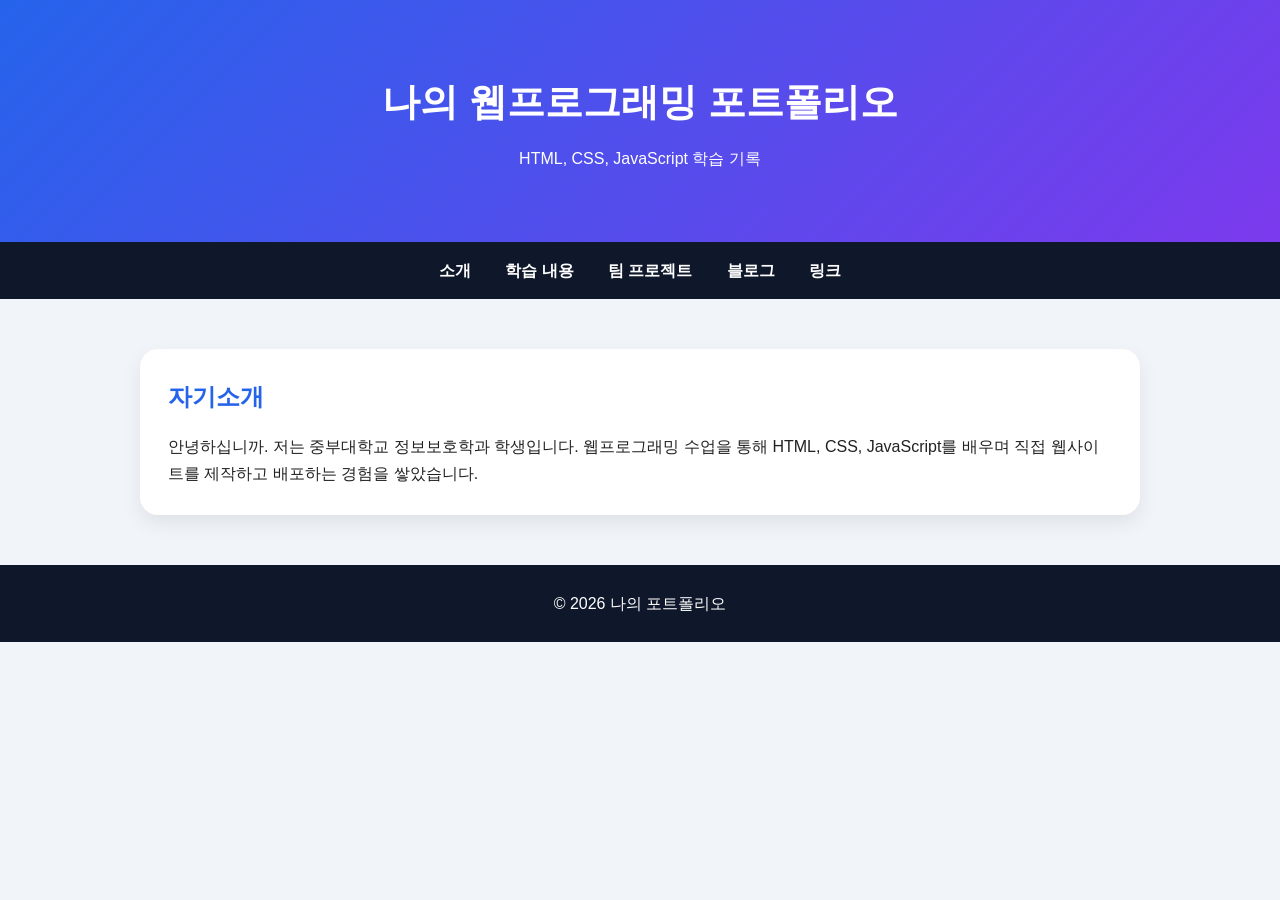
<file: index.html>
<!doctype html>
<html lang="ko">
  <head>
    <meta charset="UTF-8" />
    <title>나의 포트폴리오</title>
    <link rel="stylesheet" href="style.css" />
  </head>
  <body>
    <header>
      <h1 id="mainTitle">나의 웹프로그래밍 포트폴리오</h1>
      <p>HTML, CSS, JavaScript 학습 기록</p>
    </header>

    <nav>
      <a href="index.html">소개</a>
      <a href="study.html">학습 내용</a>
      <a href="project.html">팀 프로젝트</a>
      <a href="blog.html">블로그</a>
      <a href="links.html">링크</a>
    </nav>

    <main>
      <section class="card">
        <h2>자기소개</h2>
        <p>
          안녕하십니까. 저는 중부대학교 정보보호학과 학생입니다. 웹프로그래밍
          수업을 통해 HTML, CSS, JavaScript를 배우며 직접 웹사이트를 제작하고
          배포하는 경험을 쌓았습니다.
        </p>
      </section>
    </main>

    <footer>
      <p>© 2026 나의 포트폴리오</p>
    </footer>

    <script src="script.js"></script>
  </body>
</html>
</file>
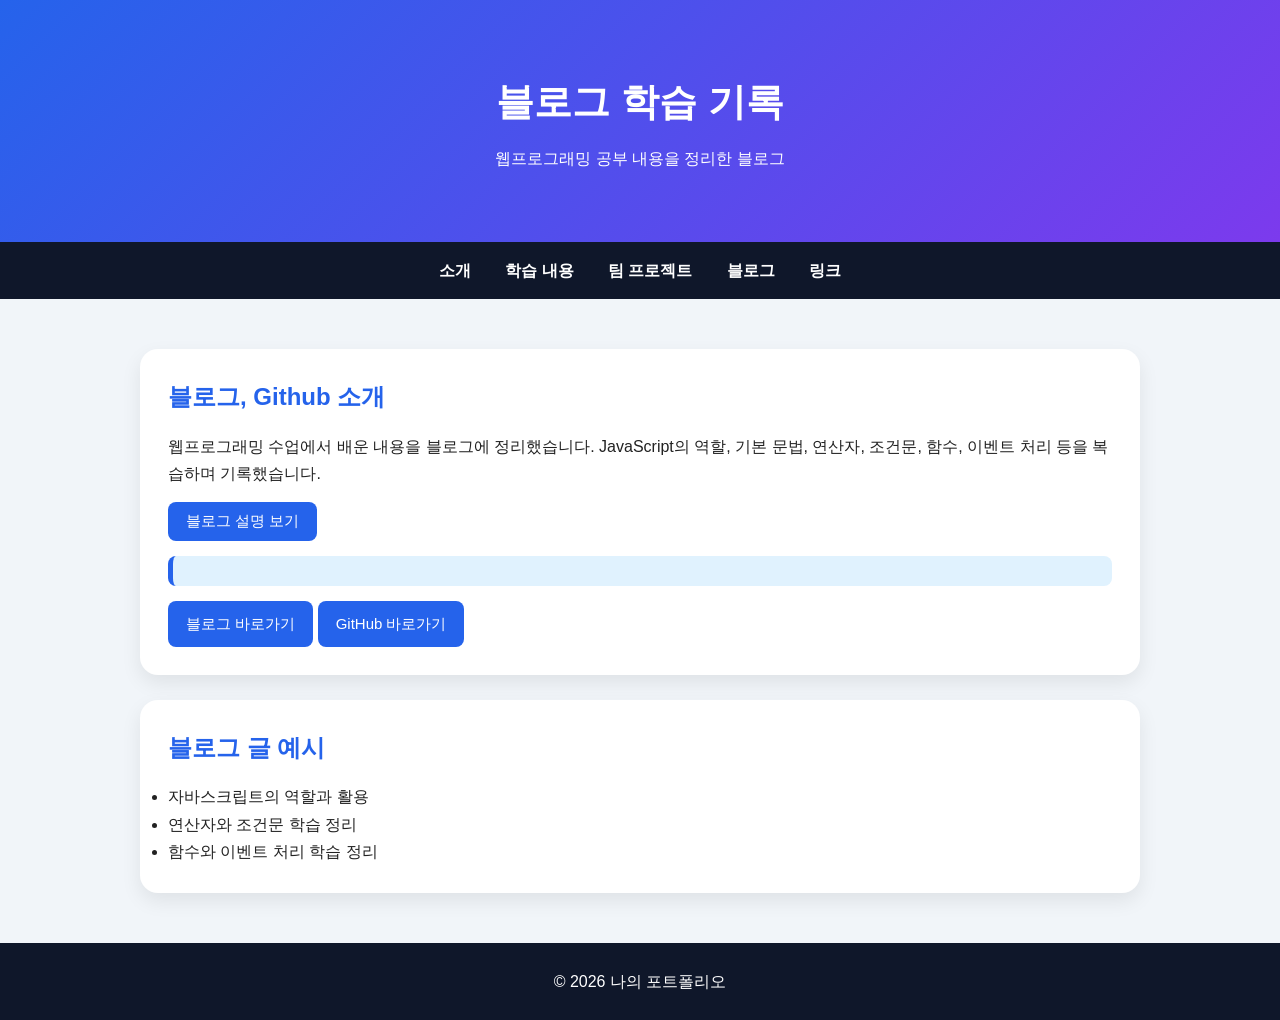
<file: blog.html>
<!doctype html>
<html lang="ko">
  <head>
    <meta charset="UTF-8" />
    <title>블로그</title>
    <link rel="stylesheet" href="style.css" />
  </head>
  <body>
    <header>
      <h1>블로그 학습 기록</h1>
      <p>웹프로그래밍 공부 내용을 정리한 블로그</p>
    </header>

    <nav>
      <a href="index.html">소개</a>
      <a href="study.html">학습 내용</a>
      <a href="project.html">팀 프로젝트</a>
      <a href="blog.html">블로그</a>
      <a href="links.html">링크</a>
    </nav>

    <main>
      <section class="card">
        <h2>블로그, Github 소개</h2>
        <p>
          웹프로그래밍 수업에서 배운 내용을 블로그에 정리했습니다. JavaScript의
          역할, 기본 문법, 연산자, 조건문, 함수, 이벤트 처리 등을 복습하며
          기록했습니다.
        </p>

        <button onclick="showBlog()">블로그 설명 보기</button>
        <p id="blogText" class="result"></p>

        <a
          class="linkBtn"
          href="https://jungbusg123.blogspot.com/"
          target="_blank"
        >
          블로그 바로가기
        </a>
        <a class="linkBtn" href="https://github.com/limjung418" target="_blank">
          GitHub 바로가기
        </a>
      </section>

      <section class="card">
        <h2>블로그 글 예시</h2>
        <ul>
          <li>자바스크립트의 역할과 활용</li>
          <li>연산자와 조건문 학습 정리</li>
          <li>함수와 이벤트 처리 학습 정리</li>
        </ul>
      </section>
    </main>

    <footer>
      <p>© 2026 나의 포트폴리오</p>
    </footer>

    <script src="script.js"></script>
  </body>
</html>
</file>
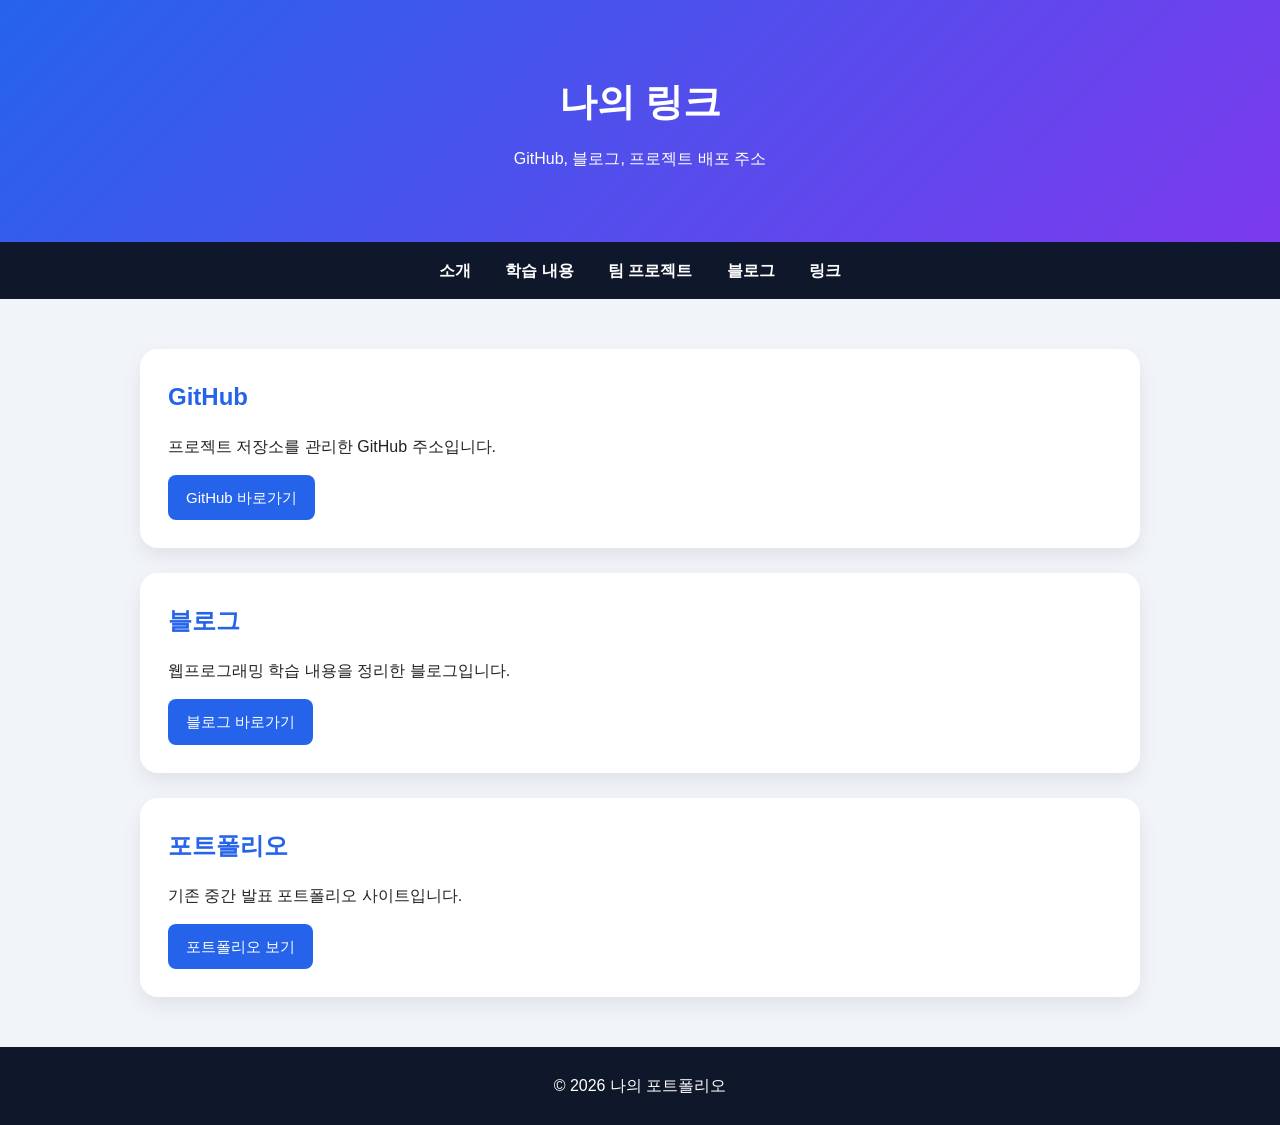
<file: links.html>
<!doctype html>
<html lang="ko">
  <head>
    <meta charset="UTF-8" />
    <title>링크</title>
    <link rel="stylesheet" href="style.css" />
  </head>
  <body>
    <header>
      <h1>나의 링크</h1>
      <p>GitHub, 블로그, 프로젝트 배포 주소</p>
    </header>

    <nav>
      <a href="index.html">소개</a>
      <a href="study.html">학습 내용</a>
      <a href="project.html">팀 프로젝트</a>
      <a href="blog.html">블로그</a>
      <a href="links.html">링크</a>
    </nav>

    <main>
      <section class="card">
        <h2>GitHub</h2>
        <p>프로젝트 저장소를 관리한 GitHub 주소입니다.</p>
        <a class="linkBtn" href="https://github.com/limjung418" target="_blank"
          >GitHub 바로가기</a
        >
      </section>

      <section class="card">
        <h2>블로그</h2>
        <p>웹프로그래밍 학습 내용을 정리한 블로그입니다.</p>
        <a
          class="linkBtn"
          href="https://jungbusg123.blogspot.com/"
          target="_blank"
          >블로그 바로가기</a
        >
      </section>

      <section class="card">
        <h2>포트폴리오</h2>
        <p>기존 중간 발표 포트폴리오 사이트입니다.</p>
        <a
          class="linkBtn"
          href="https://midterm-azure.vercel.app/"
          target="_blank"
        >
          포트폴리오 보기
        </a>
      </section>
    </main>

    <footer>
      <p>© 2026 나의 포트폴리오</p>
    </footer>
  </body>
</html>
</file>
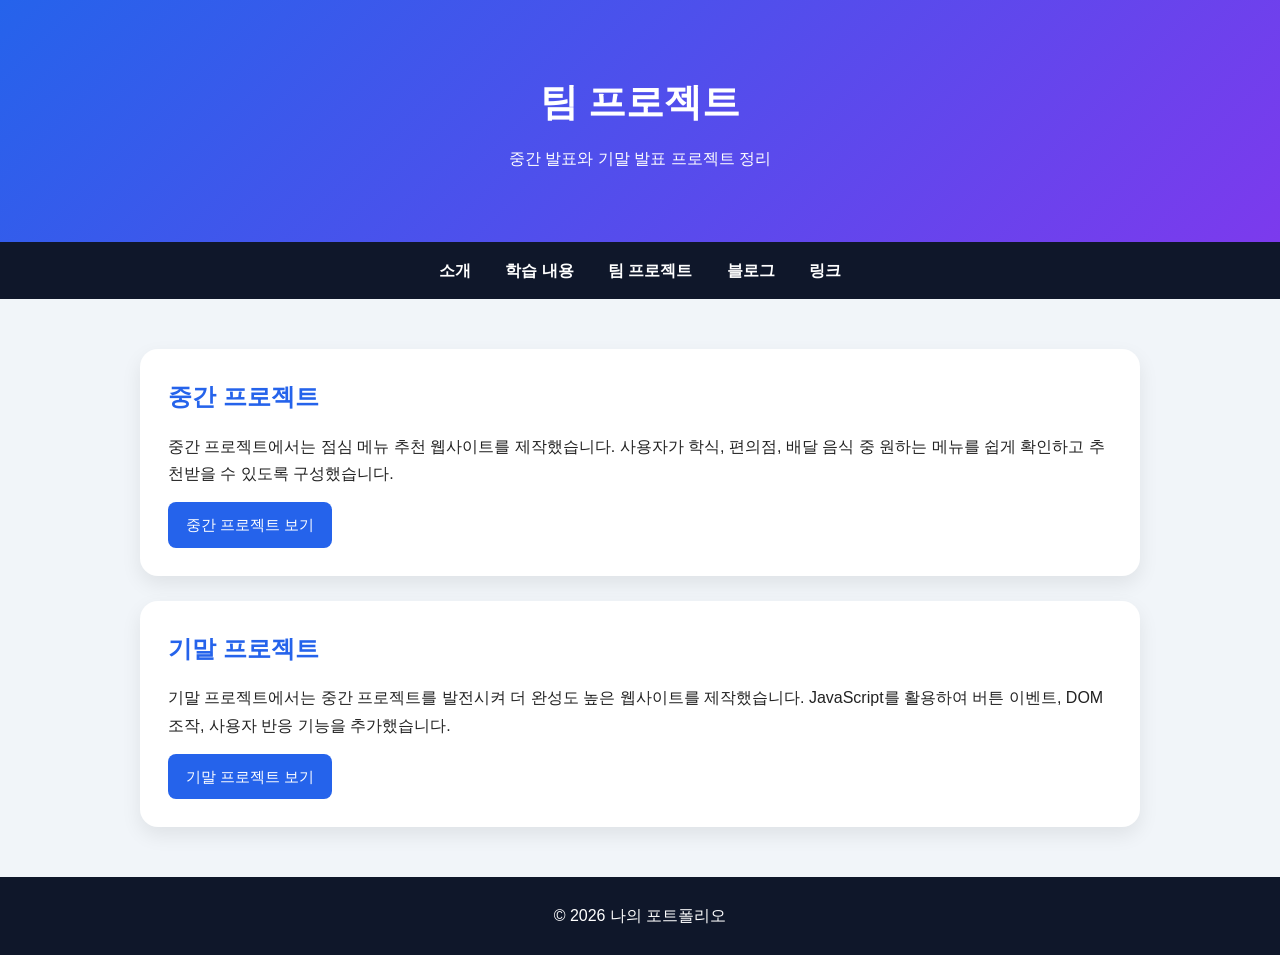
<file: project.html>
<!doctype html>
<html lang="ko">
  <head>
    <meta charset="UTF-8" />
    <title>팀 프로젝트</title>
    <link rel="stylesheet" href="style.css" />
  </head>
  <body>
    <header>
      <h1>팀 프로젝트</h1>
      <p>중간 발표와 기말 발표 프로젝트 정리</p>
    </header>

    <nav>
      <a href="index.html">소개</a>
      <a href="study.html">학습 내용</a>
      <a href="project.html">팀 프로젝트</a>
      <a href="blog.html">블로그</a>
      <a href="links.html">링크</a>
    </nav>

    <main>
      <section class="card">
        <h2>중간 프로젝트</h2>
        <p>
          중간 프로젝트에서는 점심 메뉴 추천 웹사이트를 제작했습니다. 사용자가
          학식, 편의점, 배달 음식 중 원하는 메뉴를 쉽게 확인하고 추천받을 수
          있도록 구성했습니다.
        </p>

        <a
          class="linkBtn"
          href="https://middle-project-plum.vercel.app/"
          target="_blank"
        >
          중간 프로젝트 보기
        </a>
      </section>

      <section class="card">
        <h2>기말 프로젝트</h2>
        <p>
          기말 프로젝트에서는 중간 프로젝트를 발전시켜 더 완성도 높은 웹사이트를
          제작했습니다. JavaScript를 활용하여 버튼 이벤트, DOM 조작, 사용자 반응
          기능을 추가했습니다.
        </p>

        <a
          class="linkBtn"
          href="https://final-omega-lac.vercel.app/"
          target="_blank"
        >
          기말 프로젝트 보기
        </a>
      </section>
    </main>

    <footer>
      <p>© 2026 나의 포트폴리오</p>
    </footer>

    <script src="script.js"></script>
  </body>
</html>
</file>
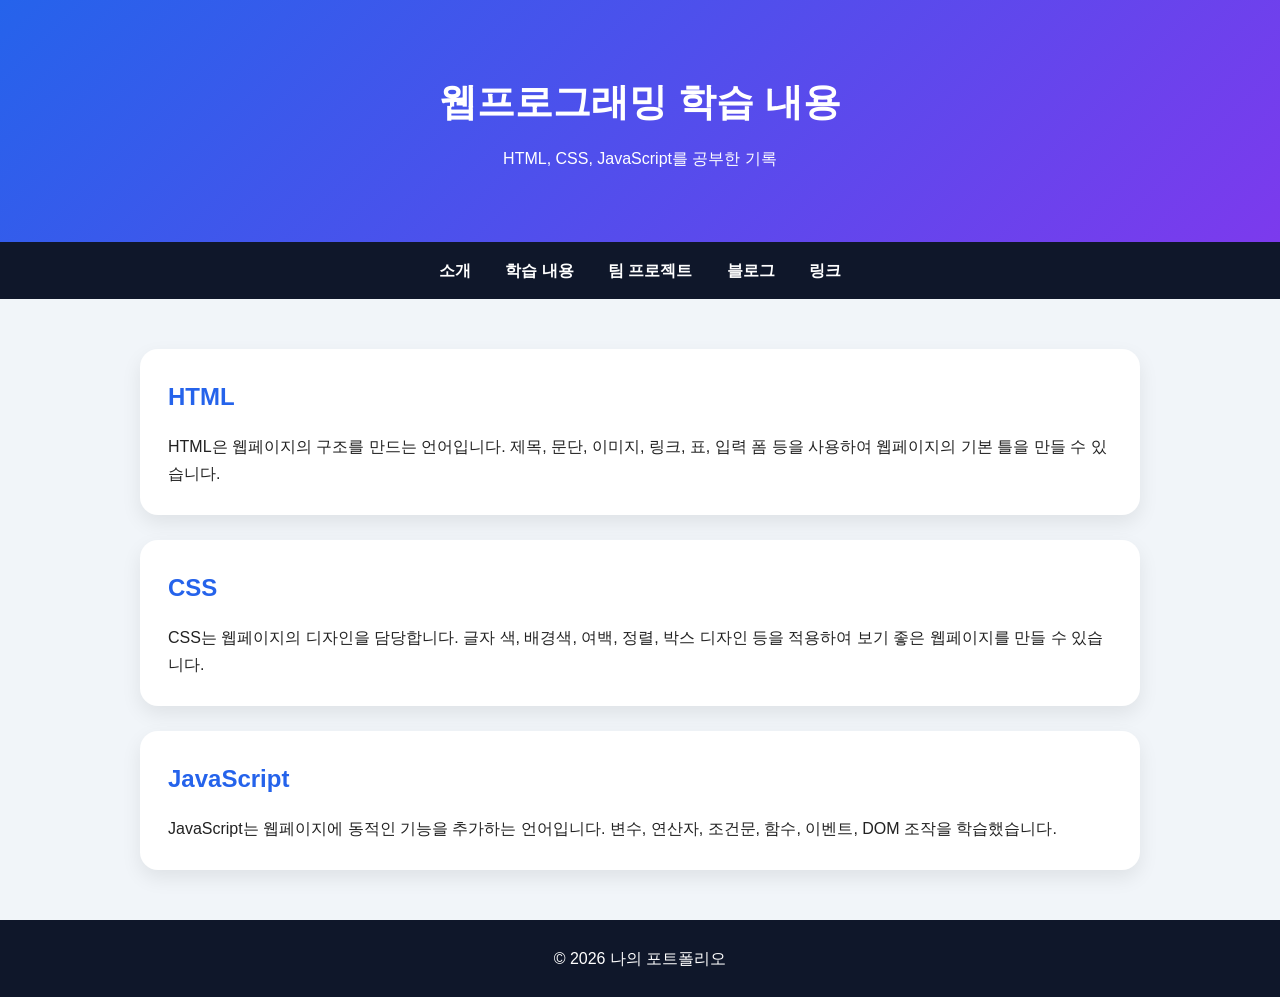
<file: study.html>
<!doctype html>
<html lang="ko">
  <head>
    <meta charset="UTF-8" />
    <title>학습 내용</title>
    <link rel="stylesheet" href="style.css" />
  </head>
  <body>
    <header>
      <h1>웹프로그래밍 학습 내용</h1>
      <p>HTML, CSS, JavaScript를 공부한 기록</p>
    </header>

    <nav>
      <a href="index.html">소개</a>
      <a href="study.html">학습 내용</a>
      <a href="project.html">팀 프로젝트</a>
      <a href="blog.html">블로그</a>
      <a href="links.html">링크</a>
    </nav>

    <main>
      <section class="card">
        <h2>HTML</h2>
        <p>
          HTML은 웹페이지의 구조를 만드는 언어입니다. 제목, 문단, 이미지, 링크,
          표, 입력 폼 등을 사용하여 웹페이지의 기본 틀을 만들 수 있습니다.
        </p>
      </section>

      <section class="card">
        <h2>CSS</h2>
        <p>
          CSS는 웹페이지의 디자인을 담당합니다. 글자 색, 배경색, 여백, 정렬,
          박스 디자인 등을 적용하여 보기 좋은 웹페이지를 만들 수 있습니다.
        </p>
      </section>

      <section class="card">
        <h2>JavaScript</h2>
        <p>
          JavaScript는 웹페이지에 동적인 기능을 추가하는 언어입니다. 변수,
          연산자, 조건문, 함수, 이벤트, DOM 조작을 학습했습니다.
        </p>
      </section>
    </main>

    <footer>
      <p>© 2026 나의 포트폴리오</p>
    </footer>

    <script src="script.js"></script>
  </body>
</html>
</file>
<file: style.css>
* {
  margin: 0;
  padding: 0;
  box-sizing: border-box;
}

body {
  font-family: Arial, sans-serif;
  background-color: #f1f5f9;
  color: #222;
  line-height: 1.7;
}

header {
  background: linear-gradient(135deg, #2563eb, #7c3aed);
  color: white;
  text-align: center;
  padding: 70px 20px;
}

header h1 {
  font-size: 38px;
  margin-bottom: 10px;
}

nav {
  background-color: #0f172a;
  text-align: center;
  padding: 15px;
}

nav a {
  color: white;
  text-decoration: none;
  margin: 0 15px;
  font-weight: bold;
}

nav a:hover {
  color: #93c5fd;
}

main {
  width: 85%;
  max-width: 1000px;
  margin: 50px auto;
}

.card {
  background-color: white;
  padding: 28px;
  border-radius: 18px;
  margin-bottom: 25px;
  box-shadow: 0 8px 20px rgba(0, 0, 0, 0.08);
}

h2 {
  color: #2563eb;
  margin-bottom: 15px;
}

button,
.linkBtn {
  display: inline-block;
  background-color: #2563eb;
  color: white;
  border: none;
  padding: 10px 18px;
  margin-top: 15px;
  border-radius: 8px;
  text-decoration: none;
  cursor: pointer;
  font-size: 15px;
}

button:hover,
.linkBtn:hover {
  background-color: #1d4ed8;
}

.result {
  margin-top: 15px;
  padding: 15px;
  background-color: #e0f2fe;
  border-left: 5px solid #2563eb;
  border-radius: 8px;
}

footer {
  background-color: #0f172a;
  color: white;
  text-align: center;
  padding: 25px;
}
</file>
